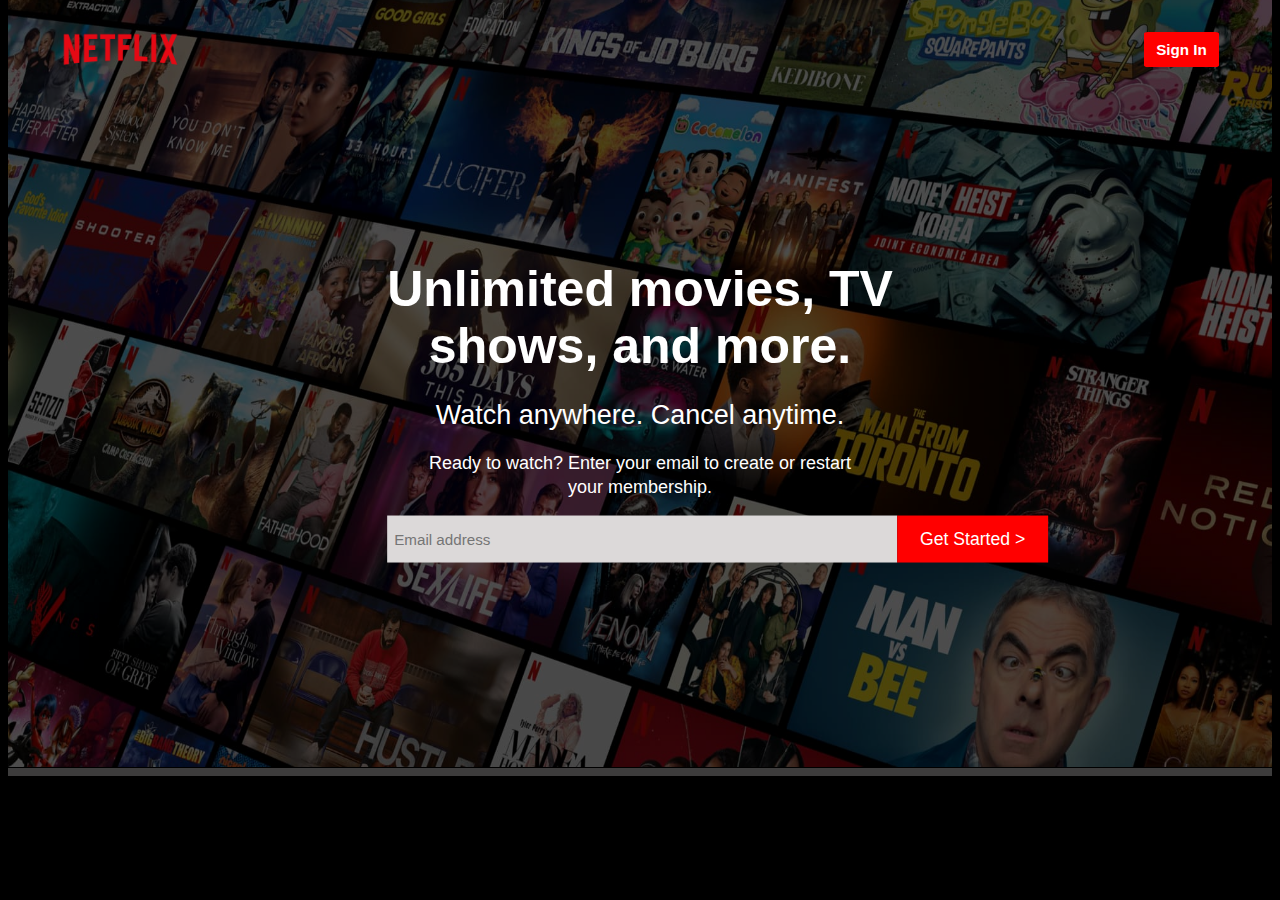
<file: Index.html>
<!DOCTYPE html>
<html lang="en">
<head>
    <meta charset="UTF-8">
    <meta http-equiv="X-UA-Compatible" content="IE=edge">
    <meta name="viewport" content="width=device-width, initial-scale=1.0">
    <title>Netflix Clone</title>
    <link rel ="icon" href ="Images/netflix.png" type ="image/x-icon">
    <link rel="stylesheet" href="Style/stylesheet.css">
</head>
<body>
    <div id="color">
        <section>
            <div class="container">
                <img src="Images/background1.jpg" id="section">
                <div class="top-left"><img src="Images/netflix-logo.png" id="logo"></div>
                <div class="top-right"><a href="Home - Netflix.html"><button id="sign">Sign In</button></a></div>
                <div class="centered">
                    <p id="p1">Unlimited movies, TV</p>
                    <p id="p2">shows, and more.</p>
                    
                    <p id="p3">Watch anywhere. Cancel anytime.</p>
                    
                    <p id="p4">Ready to watch? Enter your email to create or restart</p>
                    <p id="p5">your membership.</p>
                    <input type="email" id="email" placeholder="Email address"><span><button id="start">Get Started ></button></span>
                </div>
                <div><hr></div>
            </div>
        </section>
    </div>
</body>
</html>
</file>
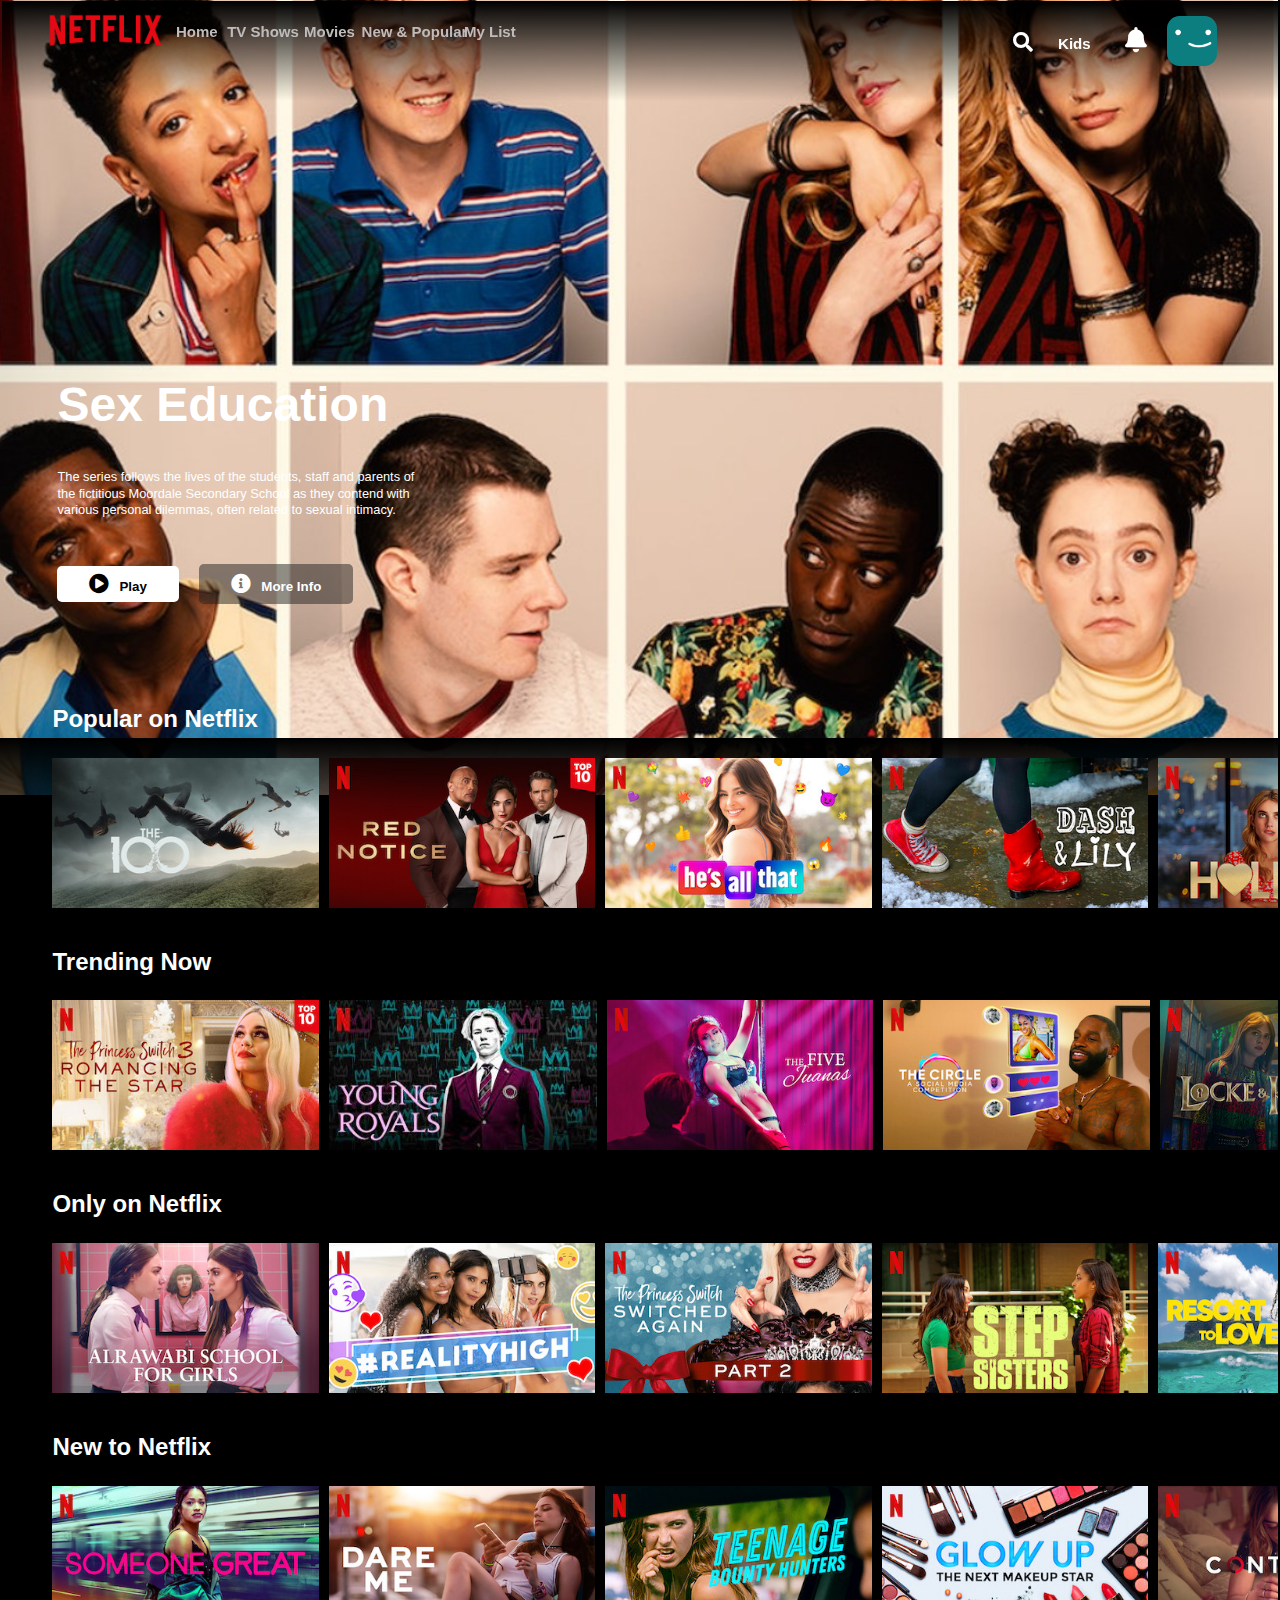
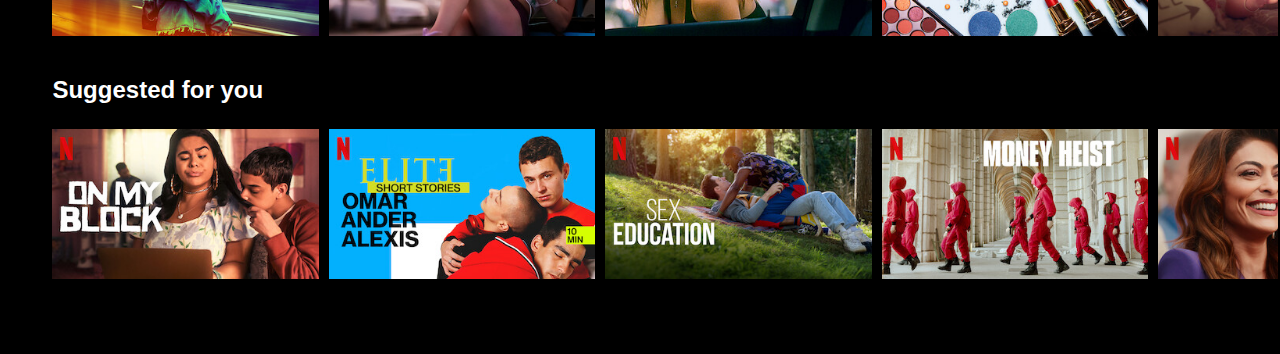
<file: Home - Netflix.html>
<!DOCTYPE html>
<html lang="en">
<head>
    <meta charset="UTF-8">
    <meta http-equiv="X-UA-Compatible" content="IE=edge">
    <meta name="viewport" content="width=device-width, initial-scale=1.0">
    <title>Home - Netflix</title>
    <link rel ="icon" href ="Images/netflix.png" type ="image/x-icon">
    <link rel="stylesheet" href="https://cdnjs.cloudflare.com/ajax/libs/font-awesome/5.15.2/css/all.min.css">
    <link rel="stylesheet" href="Style/Home.css">
    
</head>
<body id="main">
    <div id="color">
        <div>
            <section>
                <div class="header" id="nav">
                    <div class="top">
                        <img src="Images/netflix-logo.png" id="logo">
                        <a href="Home - Netflix.html" class="p1">Home</a>
                        <a href="tv-shows.html" class="p2">TV Shows</a>
                        <a href="movies.html" class="p3">Movies</a>
                        <a href="#" class="p4">New &amp; Popular</a>
                        <a href="#"  class="p5">My List</a>
                        <div class="search">
                            <div class="here"></div>
                            <i class="fas fa-search" id="font1"></i><span class="divs" id="kids">Kids</span>
                            <i class="fas fa-bell" id="font2"></i>
                            <div class="icon">
                                <img src="Images/netflix-avatar.png" class="ava">
                            </div>
                        </div>
                    </div>
                </div>
                <div class="banner">
                    <div class="banner_contents">
                        <h1 class="banner_Title">Sex Education</h1>
                        <div class="banner_description">
                            The series follows the lives of the students, staff and parents of the fictitious Moordale Secondary School as they contend with various personal dilemmas, often related to sexual intimacy. 
                        </div>
                        <div class="banner_buttons">
                            
                            <button class="banner_button" id="Remind_Me"><i class="fas fa-play-circle" id="play"></i>Play</button>
                            <button class="banner_button" id="info"><i class="fas fa-info-circle" id="circle"></i>More Info </button>
                        </div>
                        
                    </div>
                </div>
            </section>
            <section id="item">
                <h2 class="h2">Popular on Netflix</h2>
                <div class="images" id="line">
                    <img src="Images/tvshows/tvshows (1).jpg" id="move" class="image">
                    <img src="Images/movies/movies (2).jpg" class="image">
                    <img src="Images/movies/movies (3).jpg" class="image">
                    <img src="Images/movies/movies (4).jpg" class="image">
                    <img src="Images/movies/movies (5).jpg" class="image">
                    <img src="Images/movies/movies (6).jpg" class="image">
                    <img src="Images/movies/movies (7).jpg" class="image">
                    <img src="Images/movies/movies (8).jpg" class="image">
                    <img src="Images/movies/movies (9).jpg" class="image">
                    <img src="Images/movies/movies (10).jpg" class="image">
                </div>
                <h2>Trending Now</h2>
                <div class="images">
                    <img src="Images/movies/movies (12).jpg" id="move" class="image">
                    <img src="Images/tvshows/tvshows (2).jpg" class="image">
                    <img src="Images/tvshows/tvshows (3).jpg" class="image">
                    <img src="Images/tvshows/tvshows (4).jpg" class="image">
                    <img src="Images/tvshows/tvshows (5).jpg" class="image">
                    <img src="Images/tvshows/tvshows (6).jpg" class="image">
                    <img src="Images/tvshows/tvshows (7).jpg" class="image">
                    <img src="Images/tvshows/tvshows (8).jpg" class="image">
                    <img src="Images/tvshows/tvshows (9).jpg" class="image">
                    <img src="Images/tvshows/tvshows (10).jpg" class="image">
                </div>
                <h2>Only on Netflix</h2>
                <div class="images">
                    <img src="Images/tvshows/tvshows (11).jpg" id="move" class="image">
                    <img src="Images/movies/movies (13).jpg" class="image">
                    <img src="Images/movies/movies (14).jpg" class="image">
                    <img src="Images/movies/movies (15).jpg" class="image">
                    <img src="Images/movies/movies (16).jpg" class="image">
                    <img src="Images/movies/movies (17).jpg" class="image">
                    <img src="Images/movies/movies (18).jpg" class="image">
                    <img src="Images/movies/movies (19).jpg" class="image">
                    <img src="Images/movies/movies (20).jpg" class="image">
                    <img src="Images/movies/movies (21).jpg" class="image">
                </div>
                <h2>New to Netflix</h2>
                <div class="images">
                    <img src="Images/movies/movies (22).jpg" id="move" class="image">
                    <img src="Images/tvshows/tvshows (12).jpg" class="image">
                    <img src="Images/tvshows/tvshows (13).jpg" class="image">
                    <img src="Images/tvshows/tvshows (14).jpg" class="image">
                    <img src="Images/tvshows/tvshows (15).jpg" class="image">
                    <img src="Images/tvshows/tvshows (16).jpg" class="image">
                    <img src="Images/tvshows/tvshows (17).jpg" class="image">
                    <img src="Images/tvshows/tvshows (18).jpg" class="image">
                    <img src="Images/tvshows/tvshows (19).jpg" class="image">
                    <img src="Images/tvshows/tvshows (20).jpg" class="image">
                </div>
                <h2>Suggested for you</h2>
                <div class="images">
                    <img src="Images/tvshows/tvshows (22).jpg" id="move" class="image">
                    <img src="Images/tvshows/tvshows (18).jpg" class="image">
                    <img src="Images/tvshows/tvshows (19).jpg" class="image">
                    <img src="Images/tvshows/tvshows (20).jpg" class="image">
                    <img src="Images/movies/movies (19).jpg" class="image">
                    <img src="Images/movies/movies (20).jpg" class="image">
                    <img src="Images/movies/movies (21).jpg" class="image">
                    <img src="Images/tvshows/tvshows (8).jpg" class="image">
                    <img src="Images/tvshows/tvshows (9).jpg" class="image">
                    <img src="Images/tvshows/tvshows (10).jpg" class="image">
                    <img src="Images/movies/movies (8).jpg" class="image">
                    <img src="Images/movies/movies (9).jpg" class="image">
                    <img src="Images/movies/movies (10).jpg" class="image">
                </div>
                
            </section>
        </div>
    </div>
    <script src="Js/main.js"></script>
</body>
</html>
</file>
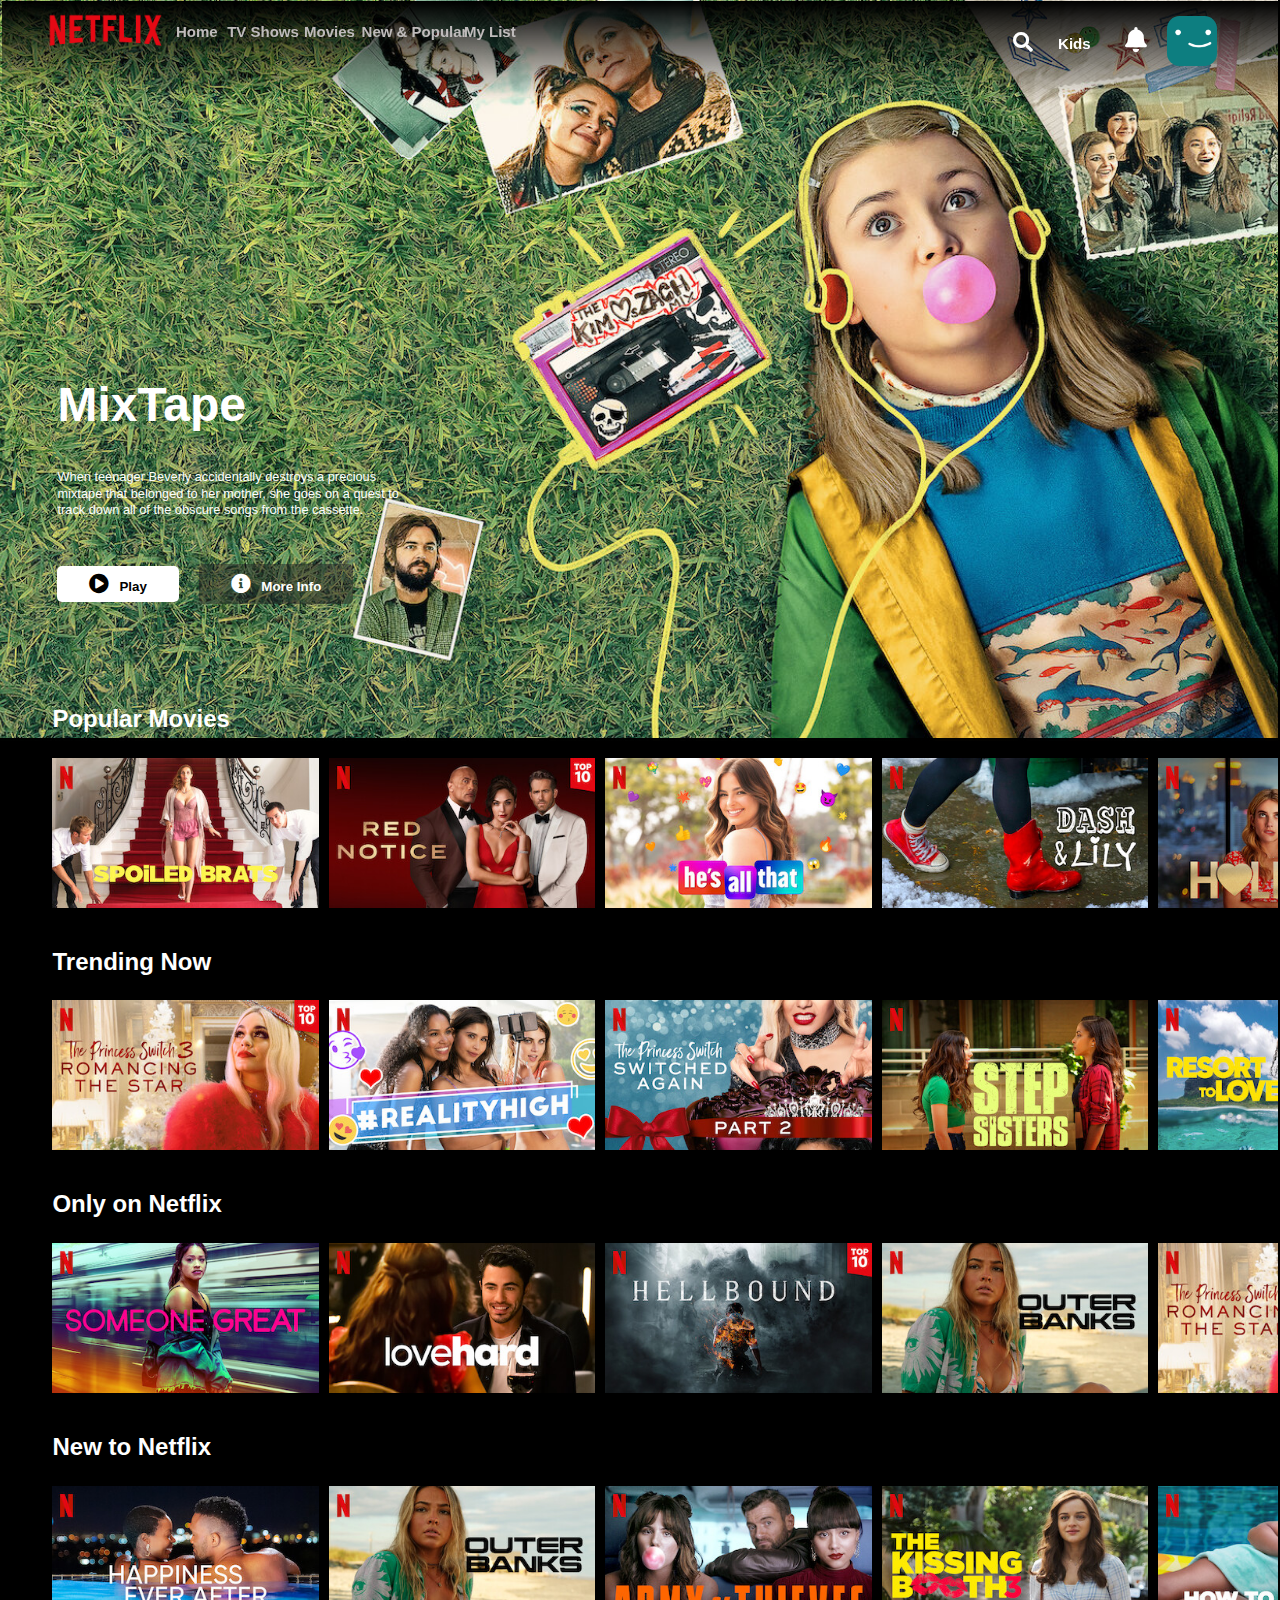
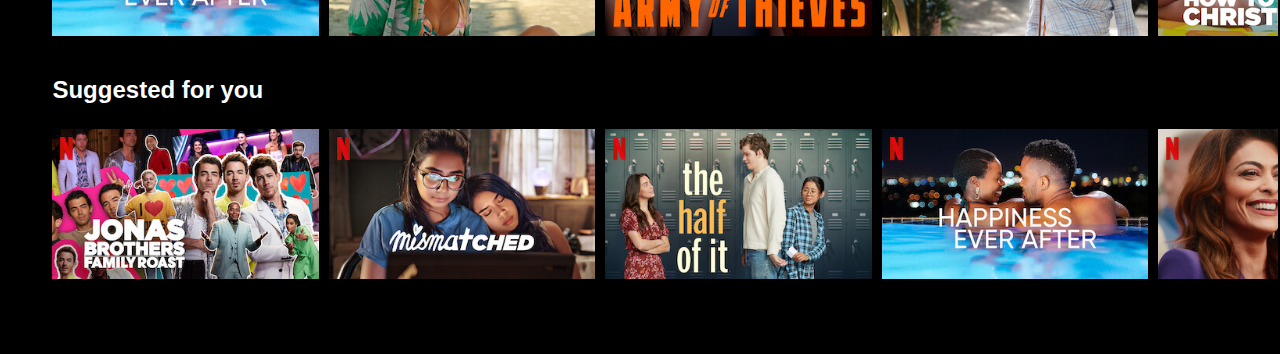
<file: movies.html>
<!DOCTYPE html>
<html lang="en">
<head>
    <meta charset="UTF-8">
    <meta http-equiv="X-UA-Compatible" content="IE=edge">
    <meta name="viewport" content="width=device-width, initial-scale=1.0">
    <link rel ="icon" href ="Images/netflix.png" type ="image/x-icon">
    <link rel="stylesheet" href="https://cdnjs.cloudflare.com/ajax/libs/font-awesome/5.15.2/css/all.min.css">
    <link rel="stylesheet" href="Style/movies.css">
    <title>Movies - Netflix</title>
</head>
<body id="main">
    <div id="color">
        <section>
            <div class="header" id="nav">
                <div class="top">
                    <img src="Images/netflix-logo.png" id="logo">
                    <a href="Home - Netflix.html" class="p1">Home</a>
                    <a href="tv-shows.html" class="p2">TV Shows</a>
                    <a href="movies.html" class="p3">Movies</a>
                    <a href="#" class="p4">New &amp; Popular</a>
                    <a href="#"  class="p5">My List</a>
                    <div class="search">
                        <i class="fas fa-search" id="font1"></i><span id="kids">Kids</span>
                        <i class="fas fa-bell" id="font2"></i>
                        <div class="icon">
                            <img src="Images/netflix-avatar.png" class="ava">
                        </div>
                    </div>
                </div>
            </div>
            <div class="banner">
                <div class="banner_contents">
                    <h1 class="banner_Title">MixTape</h1>
                    <div class="banner_description">
                        When teenager Beverly accidentally destroys a precious mixtape that belonged to her mother, she goes on a quest to track down all of the obscure songs from the cassette.
                    </div>
                    <div class="banner_buttons">
                        <button class="banner_button" id="Remind_Me"><i class="fas fa-play-circle" id="play"></i>Play</button>
                        <button class="banner_button" id="info"><i class="fas fa-info-circle" id="circle"></i>More Info </button>
                    </div>
                    
                </div>
            </div>
        </section>
        <section id="item">
            <div class="add">
                
            </div>
            <h2>Popular Movies</h2>
            <div class="images" id="line">
                <img src="Images/movies/movies (1).jpg" id="move" class="image">
                <img src="Images/movies/movies (2).jpg" class="image">
                <img src="Images/movies/movies (3).jpg" class="image">
                <img src="Images/movies/movies (4).jpg" class="image">
                <img src="Images/movies/movies (5).jpg" class="image">
                <img src="Images/movies/movies (6).jpg" class="image">
                <img src="Images/movies/movies (7).jpg" class="image">
                <img src="Images/movies/movies (8).jpg" class="image">
                <img src="Images/movies/movies (9).jpg" class="image">
                <img src="Images/movies/movies (10).jpg" class="image">

            </div>
            <h2>Trending Now</h2>
            <div class="images">
                <img src="Images/movies/movies (12).jpg" id="move" class="image">
                <img src="Images/movies/movies (13).jpg" class="image">
                <img src="Images/movies/movies (14).jpg" class="image">
                <img src="Images/movies/movies (15).jpg" class="image">
                <img src="Images/movies/movies (16).jpg" class="image">
                <img src="Images/movies/movies (17).jpg" class="image">
                <img src="Images/movies/movies (18).jpg" class="image">
                <img src="Images/movies/movies (19).jpg" class="image">
                <img src="Images/movies/movies (20).jpg" class="image">
                <img src="Images/movies/movies (21).jpg" class="image">
            </div>
            <h2>Only on Netflix</h2>
            <div class="images">
                <img src="Images/movies/movies (22).jpg" id="move" class="image">
                <img src="Images/movies/movies (23).jpg" class="image">
                <img src="Images/movies/movies (24).jpg" class="image">
                <img src="Images/movies/movies (25).jpg" class="image">
                <img src="Images/movies/movies (26).jpg" class="image">
                <img src="Images/movies/movies (27).jpg" class="image">
                <img src="Images/movies/movies (28).jpg" class="image">
                <img src="Images/movies/movies (29).jpg" class="image">
                <img src="Images/movies/movies (30).jpg" class="image">
                <img src="Images/movies/movies (31).jpg" class="image">
            </div>
            <h2>New to Netflix</h2>
            <div class="images">
                <img src="Images/movies/movies (10).jpg" id="move" class="image">
                <img src="Images/movies/movies (25).jpg" class="image">
                <img src="Images/movies/movies (21).jpg" class="image">
                <img src="Images/movies/movies (30).jpg" class="image">
                <img src="Images/movies/movies (20).jpg" class="image">
                <img src="Images/movies/movies (29).jpg" class="image">
                <img src="Images/movies/movies (19).jpg" class="image">
                <img src="Images/movies/movies (28).jpg" class="image">
                <img src="Images/movies/movies (18).jpg" class="image">
                <img src="Images/movies/movies (27).jpg" class="image">
            </div>
            <h2>Suggested for you</h2>
            <div class="images">
                <img src="Images/movies/movies (7).jpg" id="move" class="image">
                <img src="Images/movies/movies (8).jpg" class="image">
                <img src="Images/movies/movies (9).jpg" class="image">
                <img src="Images/movies/movies (10).jpg" class="image">
                <img src="Images/movies/movies (19).jpg" class="image">
                <img src="Images/movies/movies (20).jpg" class="image">
            </div>
            
        </section>
        </section>
    </div>
    <script src="Js/main.js"></script>
</body>
</html>
</file>
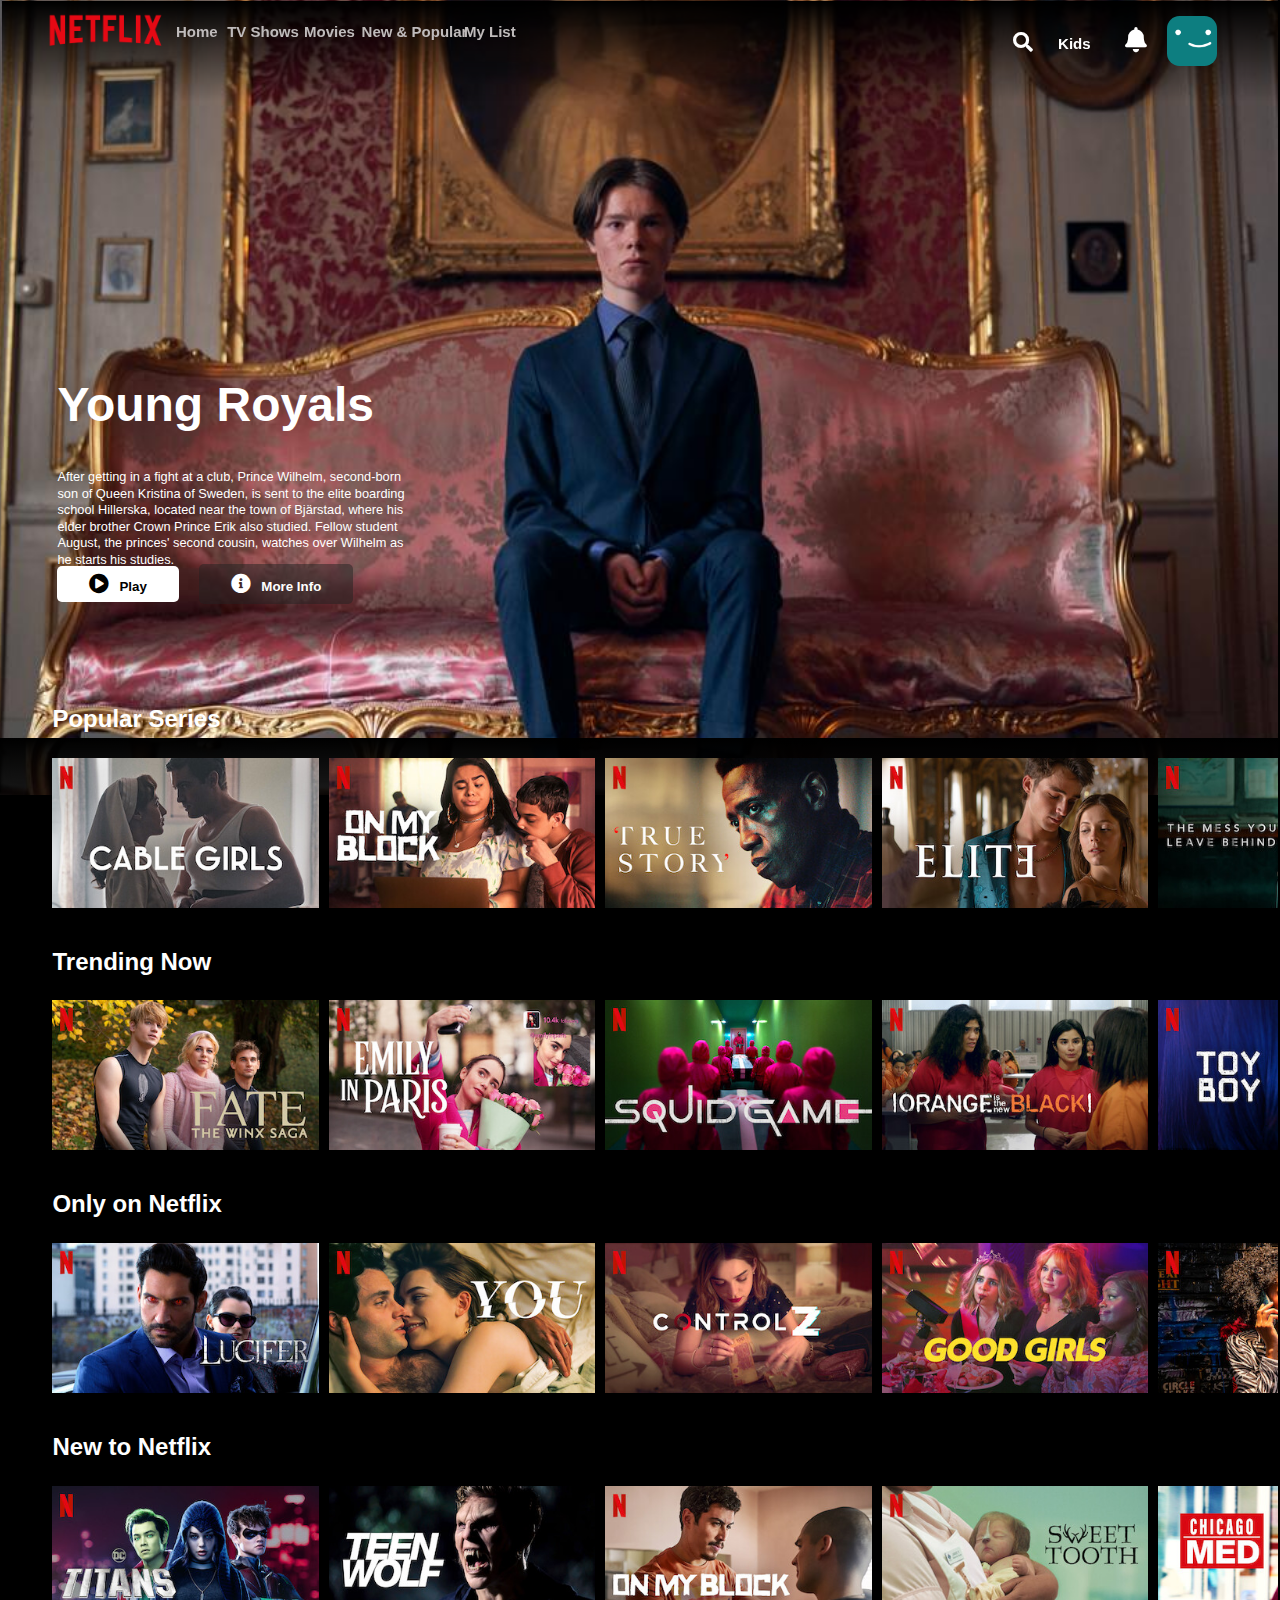
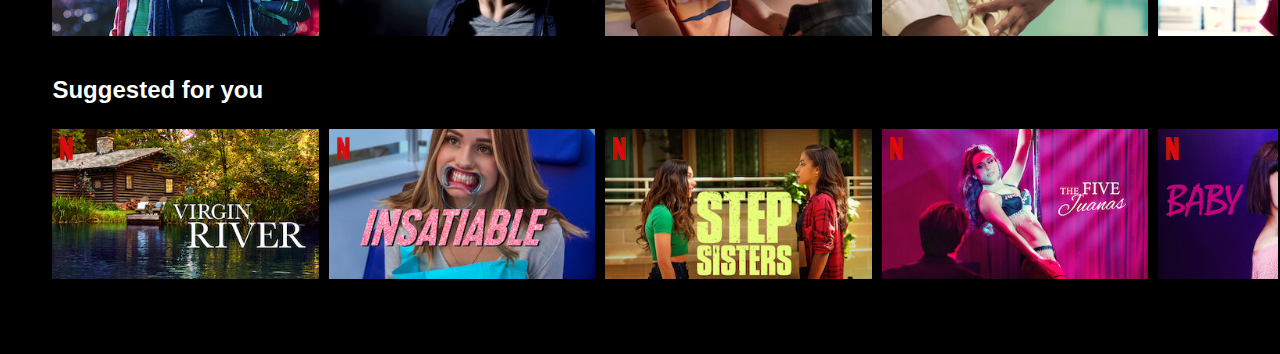
<file: tv-shows.html>
<!DOCTYPE html>
<html lang="en">
<head>
    <meta charset="UTF-8">
    <meta http-equiv="X-UA-Compatible" content="IE=edge">
    <meta name="viewport" content="width=device-width, initial-scale=1.0">
    <link rel ="icon" href ="Images/netflix.png" type ="image/x-icon">
    <link rel="stylesheet" href="https://cdnjs.cloudflare.com/ajax/libs/font-awesome/5.15.2/css/all.min.css">
    <link rel="stylesheet" href="Style/tvshows.css">
    <title>TV-Shows</title>
</head>
<body id="main">
    <div id="color">
        <section>
            <div class="header" id="nav">
                <div class="top">
                    <img src="Images/netflix-logo.png" id="logo">
                    <a href="Home - Netflix.html" class="p1">Home</a>
                    <a href="tv-shows.html" class="p2">TV Shows</a>
                    <a href="movies.html" class="p3">Movies</a>
                    <a href="#" class="p4">New &amp; Popular</a>
                    <a href="#"  class="p5">My List</a>
                    <div class="search">
                        <i class="fas fa-search" id="font1"></i><span id="kids">Kids</span>
                        <i class="fas fa-bell" id="font2"></i>
                        <div class="icon">
                            <img src="Images/netflix-avatar.png" class="ava">
                        </div>
                    </div>
                </div>
            </div>
            <div class="banner">
                <div class="banner_contents">
                    <h1 class="banner_Title">Young Royals</h1>
                    <div class="banner_description">
                        After getting in a fight at a club, Prince Wilhelm, second-born son of Queen Kristina of Sweden, is sent to the elite boarding school Hillerska, located near the town of Bjärstad, where his elder brother Crown Prince Erik also studied. Fellow student August, the princes' second cousin, watches over Wilhelm as he starts his studies.
                    </div>
                    <div class="banner_buttons">
                        <button class="banner_button" id="Remind_Me"><i class="fas fa-play-circle" id="play"></i>Play</button>
                        <button class="banner_button" id="info"><i class="fas fa-info-circle" id="circle"></i>More Info </button>
                    </div>
                    
                </div>
            </div>
        </section>
        <section id="item">
            <div class="add">
                
            </div>
            <h2>Popular Series</h2>
            <div class="images" id="line">
                <img src="Images/tvshows/tvshows (21).jpg" id="move" class="image">
                <img src="Images/tvshows/tvshows (22).jpg" class="image">
                <img src="Images/tvshows/tvshows (23).jpg" class="image">
                <img src="Images/tvshows/tvshows (24).jpg" class="image">
                <img src="Images/tvshows/tvshows (25).jpg" class="image">
                <img src="Images/tvshows/tvshows (26).jpg" class="image">
                <img src="Images/tvshows/tvshows (27).jpg" class="image">
                <img src="Images/tvshows/tvshows (28).jpg" class="image">
                <img src="Images/tvshows/tvshows (29).jpg" class="image">
                <img src="Images/tvshows/tvshows (30).jpg" class="image">

            </div>
            <h2>Trending Now</h2>
            <div class="images">
                <img src="Images/tvshows/tvshows (31).jpg" id="move" class="image">
                <img src="Images/tvshows/tvshows (32).jpg" class="image">
                <img src="Images/tvshows/tvshows (33).jpg" class="image">
                <img src="Images/tvshows/tvshows (34).jpg" class="image">
                <img src="Images/tvshows/tvshows (35).jpg" class="image">
                <img src="Images/tvshows/tvshows (36).jpg" class="image">
                <img src="Images/tvshows/tvshows (37).jpg" class="image">
                <img src="Images/tvshows/tvshows (38).jpg" class="image">
                <img src="Images/tvshows/tvshows (39).jpg" class="image">
                <img src="Images/tvshows/tvshows (40).jpg" class="image">
            </div>
            <h2>Only on Netflix</h2>
            <div class="images">
                <img src="Images/tvshows/tvshows (41).jpg" id="move" class="image">
                <img src="Images/tvshows/tvshows (42).jpg" class="image">
                <img src="Images/tvshows/tvshows (43).jpg" class="image">
                <img src="Images/tvshows/tvshows (44).jpg" class="image">
                <img src="Images/tvshows/tvshows (45).jpg" class="image">
                <img src="Images/tvshows/tvshows (46).jpg" class="image">
                <img src="Images/tvshows/tvshows (47).jpg" class="image">
                <img src="Images/tvshows/tvshows (48).jpg" class="image">
                <img src="Images/tvshows/tvshows (49).jpg" class="image">
                <img src="Images/tvshows/tvshows (50).jpg" class="image">
            </div>
            <h2>New to Netflix</h2>
            <div class="images">
                <img src="Images/tvshows/tvshows (51).jpg" id="move" class="image">
                <img src="Images/tvshows/tvshows (52).jpg" class="image">
                <img src="Images/tvshows/tvshows (53).jpg" class="image">
                <img src="Images/tvshows/tvshows (54).jpg" class="image">
                <img src="Images/tvshows/tvshows (55).jpg" class="image">
                <img src="Images/tvshows/tvshows (56).jpg" class="image">
                <img src="Images/tvshows/tvshows (57).jpg" class="image">
                <img src="Images/tvshows/tvshows (58).jpg" class="image">
                <img src="Images/tvshows/tvshows (1).jpg" class="image">
            </div>
            <h2>Suggested for you</h2>
            <div class="images">
                <img src="Images/tvshows/tvshows (57).jpg" id="move" class="image">
                <img src="Images/tvshows/tvshows (48).jpg" class="image">
                <img src="Images/tvshows/tvshows (49).jpg" class="image">
                <img src="Images/tvshows/tvshows (50).jpg" class="image">
                <img src="Images/tvshows/tvshows (38).jpg" class="image">
                <img src="Images/tvshows/tvshows (39).jpg" class="image">
                <img src="Images/tvshows/tvshows (40).jpg" class="image">
                <img src="Images/tvshows/tvshows (28).jpg" class="image">
                <img src="Images/tvshows/tvshows (29).jpg" class="image">
                <img src="Images/tvshows/tvshows (30).jpg" class="image">
            </div>
            
        </section>
        </section>
    </div>
    <script src="Js/main.js"></script>
</body>
</html>
</file>
<file: Style/stylesheet.css>
*{
    font-family:sans-serif;
}
#section{
    height:810px;
    size: 100%;
    width:100%;
    opacity: 0.4;
    margin-top: -4%;
}
body{
    background-color: black;
}
#logo{
    width: 120px;
    margin-left: 45px;
    margin-top: 24px;
}
#sign{
    background-color: red;
    width: 75px;
    height: 35px;
    float:right;
    margin-right: 45px;
    margin-top: 24px;
    color: white;
    border-radius: 5%;
    border-style: none;
    font-size: 95%;
    font-weight: bold;
}
hr{
    height: 8px;
    background-color: rgb(61, 60, 60);
    border-style: none;
    margin-top: -0.3%;
}
.top-left {
  position: absolute;
  top: 8px;
  left: 16px;
}
  
  .top-right {
    position: absolute;
    top: 8px;
    right: 16px;
  }
  
  .centered {
    position: absolute;
    top: 50%;
    left: 50%;
    transform: translate(-50%, -50%);
    color: white;
    white-space: nowrap;
    margin-top: -5%;
  }
  #p1{
      font-size: 50px;
      font-weight: bolder;
  }
  #p2{
    font-size: 50px;
    font-weight: bolder;
    text-align: center;
    margin-top: -10%;
  }
  #p3{
    font-size: 27px;
    font-weight:normal;
    text-align: center;
    margin-top: -5%;
}
#p4{
    font-size: 18px;
    font-weight: 500;
    text-align: center;
    margin-top: -1%;
}
#p5{
  font-size: 18px;
  font-weight: 500;
  text-align: center;
  margin-top: -3%;
}
#email{
  width: 100%;
  height: 45px;
  border-style:inherit;
  font-size: 95%;
  background-color: rgb(220, 217, 217);
  font-display: inherit;

}
input[type="email"]::placeholder{
  padding-left: 5px;
  
}
#start{
  height: 47px;
  width: 30%;
  color: white;
  background-color: red;
  border-style: inherit;
  font-size: 110%;
}
#param{
  background-color: black;
  height: 500px;
  width: 100%;
  color: white;
}
/* }
@media screen and (max-width:706px) {
  #color{
    background-color: rgb(61, 60, 60);
    width: 100%;
    height: 500px;
    margin-top: -4%;
  }
} */
</file>
<file: Style/Home.css>
@import url('https://fonts.googleapis.com/css2?family=Poppins:wght@100;200;300;400;500;600;700;800;900&display=swap');
*{
    font-family: sans-serif;
}
body{
    background-color: black;
}
#color{
    width: 104.5%;
    height: 1000px;
    margin-top: -5%;
    margin-left: -4%;
    margin-right: -10%;
}
#logo{
    width: 118px;
    margin-left: 45px;
    margin-top: 12px;
}
.top{
    font-size: 15px;
    background: linear-gradient(180deg, rgb(0, 0, 0) 0%, rgba(0, 255, 64, 0) 100%);
    width: 2000px;
    height: 100px;
    margin-left: -11%;
    margin-top: -5.3%;
}
.top .p1{
    position: absolute;
    top: 15px;
    left: 125%;
    color: rgb(191, 187, 187);
    text-decoration: none;
    font-weight: bold;
}
.p2{
    position: absolute;
    top: 15px;
    left: 165%;
    white-space: nowrap;
    text-decoration: none;
    color: rgb(191, 187, 187);
    font-weight: bold;
}
.p3{
    position: absolute;
    top: 15px;
    left: 225%;
    white-space: nowrap;
    text-decoration: none;
    color: rgb(191, 187, 187);
    font-weight: bold;
}
.p4{
    position: absolute;
    top: 15px;
    left: 270%;
    white-space: nowrap;
    text-decoration: none;
    color: rgb(191, 187, 187);
    font-weight: bold;
}
.p5{
    position: absolute;
    top: 15px;
    left: 350%;
    white-space: nowrap;
    text-decoration: none;
    color: rgb(191, 187, 187);
    font-weight: bold;
}
.header{
    color: white;
    position:fixed;
    top: 8px;
    left: 16px;
    width: 10%;
}
.search{
    margin-top: -20%;
    margin-left: 790%;
    white-space: nowrap;
    height: 60px;
    width: 100%;
    position: absolute;
}
i{
    font-size: 20px;
}
.search #font2{
    margin-left: 30px;
    font-size: 25px;
}
#kids{
    margin-left: 25px;
    font-weight: 700;
}
img.ava{
   height:50px; 
   margin-left: 120%;
   margin-top: -45%;
   border-radius: 25%;
   
}
#edit{
    width: 100%;
    height: 100%;
}
h2{
    position:static;
    display: block;
    font-size: 1.5em;
    margin-block-start: 0.83em;
    margin-block-end: 0.83em;
    margin-inline-start: 0px;
    margin-inline-end: 0px;
    font-weight: bold;
    margin-left: 95px;
    color: white;
}
.images{
    display: flex;
    overflow-y: hidden;
    overflow-x: scroll;
    padding: 20px;
    margin-top: -15px;
}
.image{
    width: 100%;
    object-fit: contain;
    height: 150px;
    margin-right: 10px;
    transition: 1s;
}
#line{
    background: linear-gradient(180deg, rgb(0, 0, 0) 0%, rgba(0, 255, 64, 0) 100%);
}

#move{
    margin-left: 75px;
}
.images::-webkit-scrollbar{
    display: none;
}
.banner {
    background-image: url(../Images/education.jpg);
    height: 850px;
    background-size: cover;
    background-position: center center;
    color: white;
    object-fit: contain;
    background-size: 100%;
    background-repeat: no-repeat;
}
.banner_contents {
    margin-left: 100px;
    padding-top: 400px;
    height: 190px;
}
.banner_Title {
    font-size: 3rem;
    font-weight: 800;
    padding-bottom: 0.3rem;
}
.banner_description {
    width: 45rem;
    line-height: 1.3;
    font-size: 0.8rem;
    max-width: 360px;
    height: 95px;
}
.banner_button {
    cursor: pointer;
    color: white;
    outline: none;
    border: none;
    font-weight: 700;
    border-radius: 5px;
    padding-left: 2rem;
    padding-right: 2rem;
    margin-right: 1rem;
    padding-top: 0.5rem;
    padding-bottom: 0.5rem;
    background-color: rgba(34, 33, 33, 0.5);
}
#Remind_Me{
    background-color: white;
    color: black;
}
#play{
    margin-right: 10px;
}
#info{
    height: 40px;
}
#info:hover{
    background-color: black;
}
.image:hover{
    height: 160px;
    margin-top: -10px;
}
#circle{
    margin-right: 10px;
}
#item{
    margin-top: -110px;
    
}
.here{
    background-color: aqua;
    display: inline;
    
}
@media screen and (max-width:850px) {
    
}
</file>
<file: Style/movies.css>
@import url('https://fonts.googleapis.com/css2?family=Poppins:wght@100;200;300;400;500;600;700;800;900&display=swap');
*{
    font-family: sans-serif;
}
body{
    background-color: black;
}
#color{
    width: 104.5%;
    height: 1000px;
    margin-top: -5%;
    margin-left: -4%;
    margin-right: -10%;
}
#logo{
    width: 118px;
    margin-left: 45px;
    margin-top: 12px;
}
.top{
    font-size: 15px;
    background: linear-gradient(180deg, rgb(0, 0, 0) 0%, rgba(0, 255, 64, 0) 100%);
    width: 2000px;
    height: 100px;
    margin-left: -11%;
    margin-top: -5.3%;
}
.top .p1{
    position: absolute;
    top: 15px;
    left: 125%;
    color: rgb(191, 187, 187);
    text-decoration: none;
    font-weight: bold;
}
.p2{
    position: absolute;
    top: 15px;
    left: 165%;
    white-space: nowrap;
    text-decoration: none;
    color: rgb(191, 187, 187);
    font-weight: bold;
}
.p3{
    position: absolute;
    top: 15px;
    left: 225%;
    white-space: nowrap;
    text-decoration: none;
    color: rgb(191, 187, 187);
    font-weight: bold;
}
.p4{
    position: absolute;
    top: 15px;
    left: 270%;
    white-space: nowrap;
    text-decoration: none;
    color: rgb(191, 187, 187);
    font-weight: bold;
}
.p5{
    position: absolute;
    top: 15px;
    left: 350%;
    white-space: nowrap;
    text-decoration: none;
    color: rgb(191, 187, 187);
    font-weight: bold;
}
.header{
    color: white;
    position:fixed;
    top: 8px;
    left: 16px;
    width: 10%;
}
.search{
    margin-top: -20%;
    margin-left: 790%;
    white-space: nowrap;
    height: 60px;
    width: 100%;
    position: absolute;
}
i{
    font-size: 20px;
}
.search #font2{
    margin-left: 30px;
    font-size: 25px;
}
#kids{
    margin-left: 25px;
    font-weight: 700;
}
img.ava{
   height:50px; 
   margin-left: 120%;
   margin-top: -45%;
   border-radius: 25%;
   
}
#edit{
    width: 100%;
    height: 100%;
}
h2{
    position:static;
    display: block;
    font-size: 1.5em;
    margin-block-start: 0.83em;
    margin-block-end: 0.83em;
    margin-inline-start: 0px;
    margin-inline-end: 0px;
    font-weight: bold;
    margin-left: 95px;
    color: white;
}
.images{
    display: flex;
    overflow-y: hidden;
    overflow-x: scroll;
    padding: 20px;
    margin-top: -15px;
}
.image{
    width: 100%;
    object-fit: contain;
    height: 150px;
    margin-right: 10px;
    transition: 1s;
}
#line{
    background: linear-gradient(180deg, rgb(0, 0, 0) 0%, rgba(0, 255, 64, 0) 100%);
}

#move{
    margin-left: 75px;
}
.images::-webkit-scrollbar{
    display: none;
}
.banner {
    background-image: url(../Images/spoil.jpg);
    height: 850px;
    background-size: cover;
    background-position: center center;
    color: white;
    object-fit: contain;
    background-size: 100%;
    background-repeat: no-repeat;
}
.banner_contents {
    margin-left: 100px;
    padding-top: 400px;
    height: 190px;
}
.banner_Title {
    font-size: 3rem;
    font-weight: 800;
    padding-bottom: 0.3rem;
}
.banner_description {
    width: 45rem;
    line-height: 1.3;
    font-size: 0.8rem;
    max-width: 360px;
    height: 95px;
}
.banner_button {
    cursor: pointer;
    color: white;
    outline: none;
    border: none;
    font-weight: 700;
    border-radius: 5px;
    padding-left: 2rem;
    padding-right: 2rem;
    margin-right: 1rem;
    padding-top: 0.5rem;
    padding-bottom: 0.5rem;
    background-color: rgba(34, 33, 33, 0.5);
}
#Remind_Me{
    background-color: white;
    color: black;
}
#play{
    margin-right: 10px;
}
#info{
    height: 40px;
}
#info:hover{
    background-color: black;
}
.image:hover{
    height: 160px;
    margin-top: -10px;
}
#circle{
    margin-right: 10px;
}
#item{
    margin-top: -110px;
    
}

@media screen and (max-width:850px) {
    
}
</file>
<file: Style/tvshows.css>
@import url('https://fonts.googleapis.com/css2?family=Poppins:wght@100;200;300;400;500;600;700;800;900&display=swap');
*{
    font-family: sans-serif;
}
body{
    background-color: black;
}
#color{
    width: 104.5%;
    height: 1000px;
    margin-top: -5%;
    margin-left: -4%;
    margin-right: -10%;
}
#logo{
    width: 118px;
    margin-left: 45px;
    margin-top: 12px;
}
.top{
    font-size: 15px;
    background: linear-gradient(180deg, rgb(0, 0, 0) 0%, rgba(0, 255, 64, 0) 100%);
    width: 2000px;
    height: 100px;
    margin-left: -11%;
    margin-top: -5.3%;
}
.top .p1{
    position: absolute;
    top: 15px;
    left: 125%;
    color: rgb(191, 187, 187);
    text-decoration: none;
    font-weight: bold;
}
.p2{
    position: absolute;
    top: 15px;
    left: 165%;
    white-space: nowrap;
    text-decoration: none;
    color: rgb(191, 187, 187);
    font-weight: bold;
}
.p3{
    position: absolute;
    top: 15px;
    left: 225%;
    white-space: nowrap;
    text-decoration: none;
    color: rgb(191, 187, 187);
    font-weight: bold;
}
.p4{
    position: absolute;
    top: 15px;
    left: 270%;
    white-space: nowrap;
    text-decoration: none;
    color: rgb(191, 187, 187);
    font-weight: bold;
}
.p5{
    position: absolute;
    top: 15px;
    left: 350%;
    white-space: nowrap;
    text-decoration: none;
    color: rgb(191, 187, 187);
    font-weight: bold;
}
.header{
    color: white;
    position:fixed;
    top: 8px;
    left: 16px;
    width: 10%;
}
.search{
    margin-top: -20%;
    margin-left: 790%;
    white-space: nowrap;
    height: 60px;
    width: 100%;
    position: absolute;
}
i{
    font-size: 20px;
}
.search #font2{
    margin-left: 30px;
    font-size: 25px;
}
#kids{
    margin-left: 25px;
    font-weight: 700;
}
img.ava{
   height:50px; 
   margin-left: 120%;
   margin-top: -45%;
   border-radius: 25%;
   
}
#edit{
    width: 100%;
    height: 100%;
}
h2{
    position:static;
    display: block;
    font-size: 1.5em;
    margin-block-start: 0.83em;
    margin-block-end: 0.83em;
    margin-inline-start: 0px;
    margin-inline-end: 0px;
    font-weight: bold;
    margin-left: 95px;
    color: white;
}
.images{
    display: flex;
    overflow-y: hidden;
    overflow-x: scroll;
    padding: 20px;
    margin-top: -15px;
}
.image{
    width: 100%;
    object-fit: contain;
    height: 150px;
    margin-right: 10px;
    transition: 1s;
}
#line{
    background: linear-gradient(180deg, rgb(0, 0, 0) 0%, rgba(0, 255, 64, 0) 100%);
}

#move{
    margin-left: 75px;
}
.images::-webkit-scrollbar{
    display: none;
}
.banner {
    background-image: url(../Images/young\ royals.jpg);
    height: 850px;
    background-size: cover;
    background-position: center center;
    color: white;
    object-fit: contain;
    background-size: 100%;
    background-repeat: no-repeat;
}
.banner_contents {
    margin-left: 100px;
    padding-top: 400px;
    height: 190px;
}
.banner_Title {
    font-size: 3rem;
    font-weight: 800;
    padding-bottom: 0.3rem;
}
.banner_description {
    width: 45rem;
    line-height: 1.3;
    font-size: 0.8rem;
    max-width: 360px;
    height: 95px;
}
.banner_button {
    cursor: pointer;
    color: white;
    outline: none;
    border: none;
    font-weight: 700;
    border-radius: 5px;
    padding-left: 2rem;
    padding-right: 2rem;
    margin-right: 1rem;
    padding-top: 0.5rem;
    padding-bottom: 0.5rem;
    background-color: rgba(34, 33, 33, 0.5);
}
#Remind_Me{
    background-color: white;
    color: black;
}
#play{
    margin-right: 10px;
}
#info{
    height: 40px;
}
#info:hover{
    background-color: black;
}
.image:hover{
    height: 160px;
    margin-top: -10px;
}
#circle{
    margin-right: 10px;
}
#item{
    margin-top: -110px;
    
}

@media screen and (max-width:850px) {
    
}
</file>
